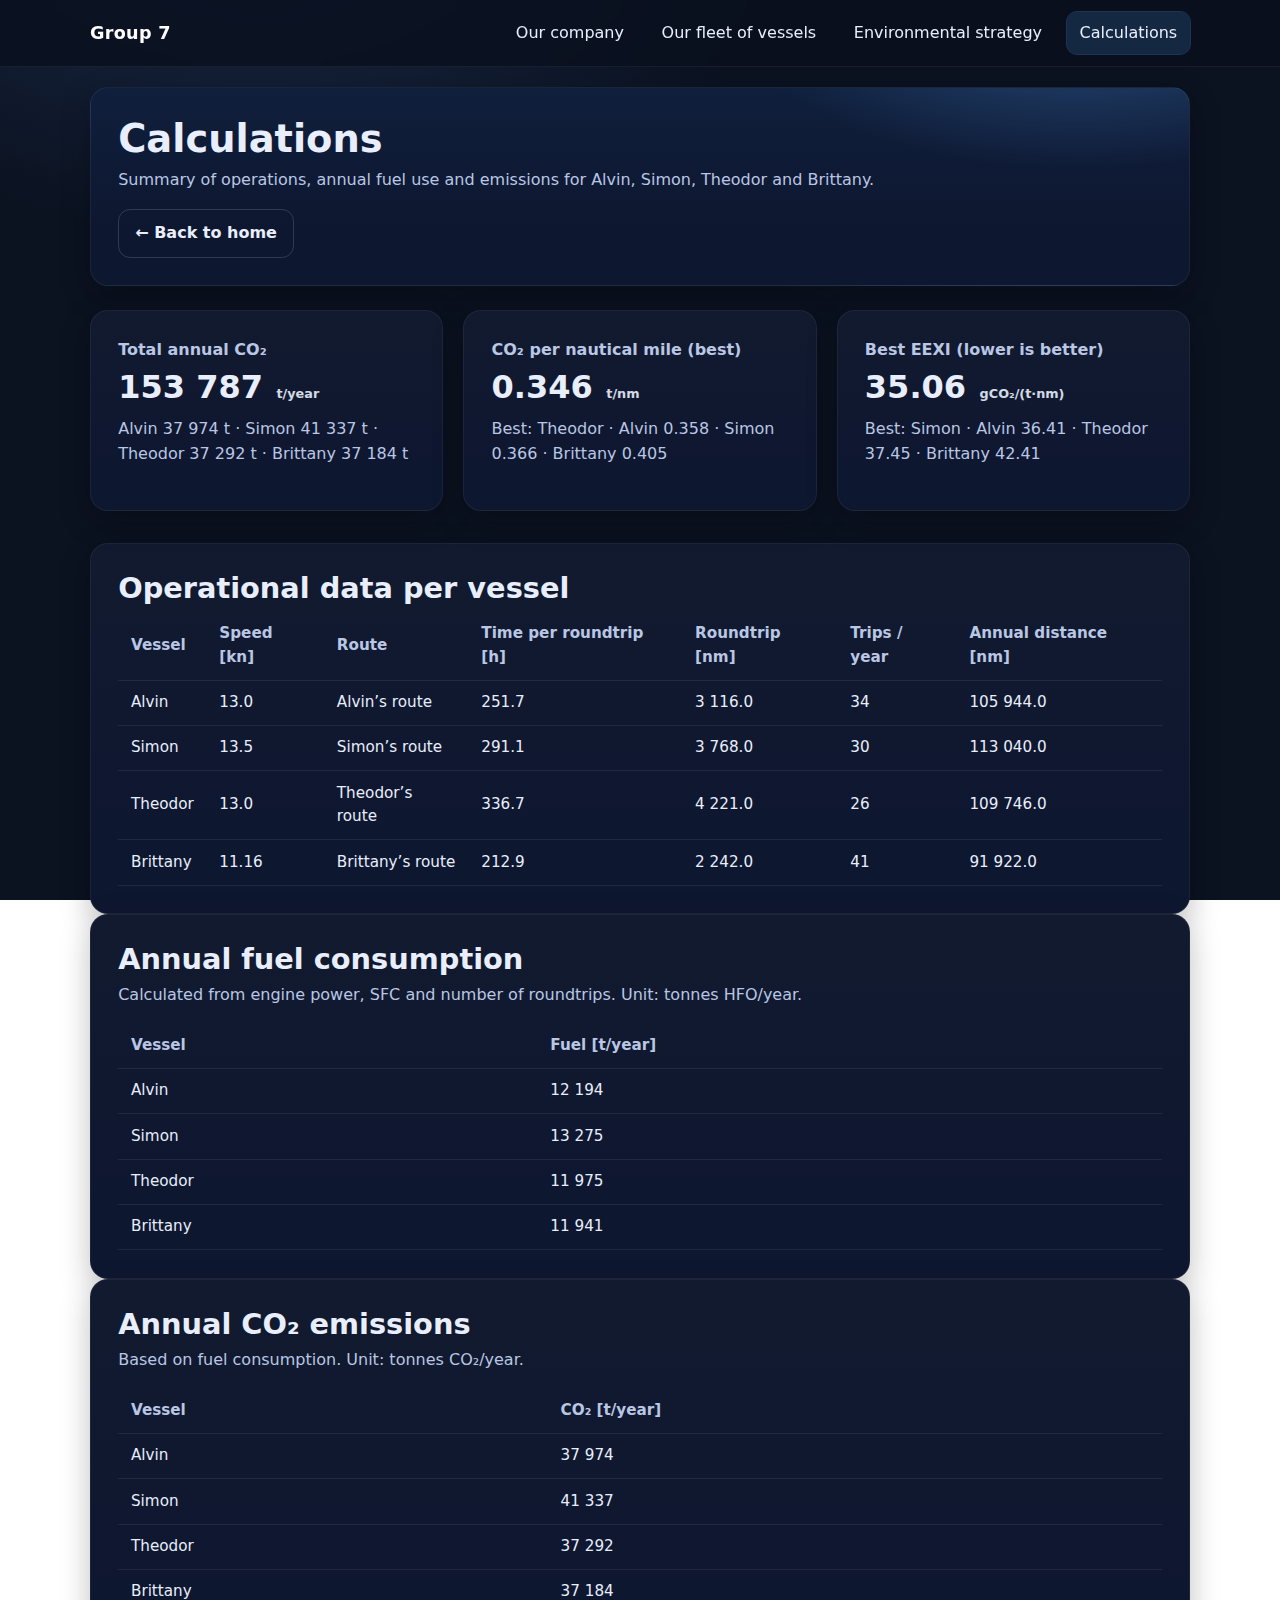
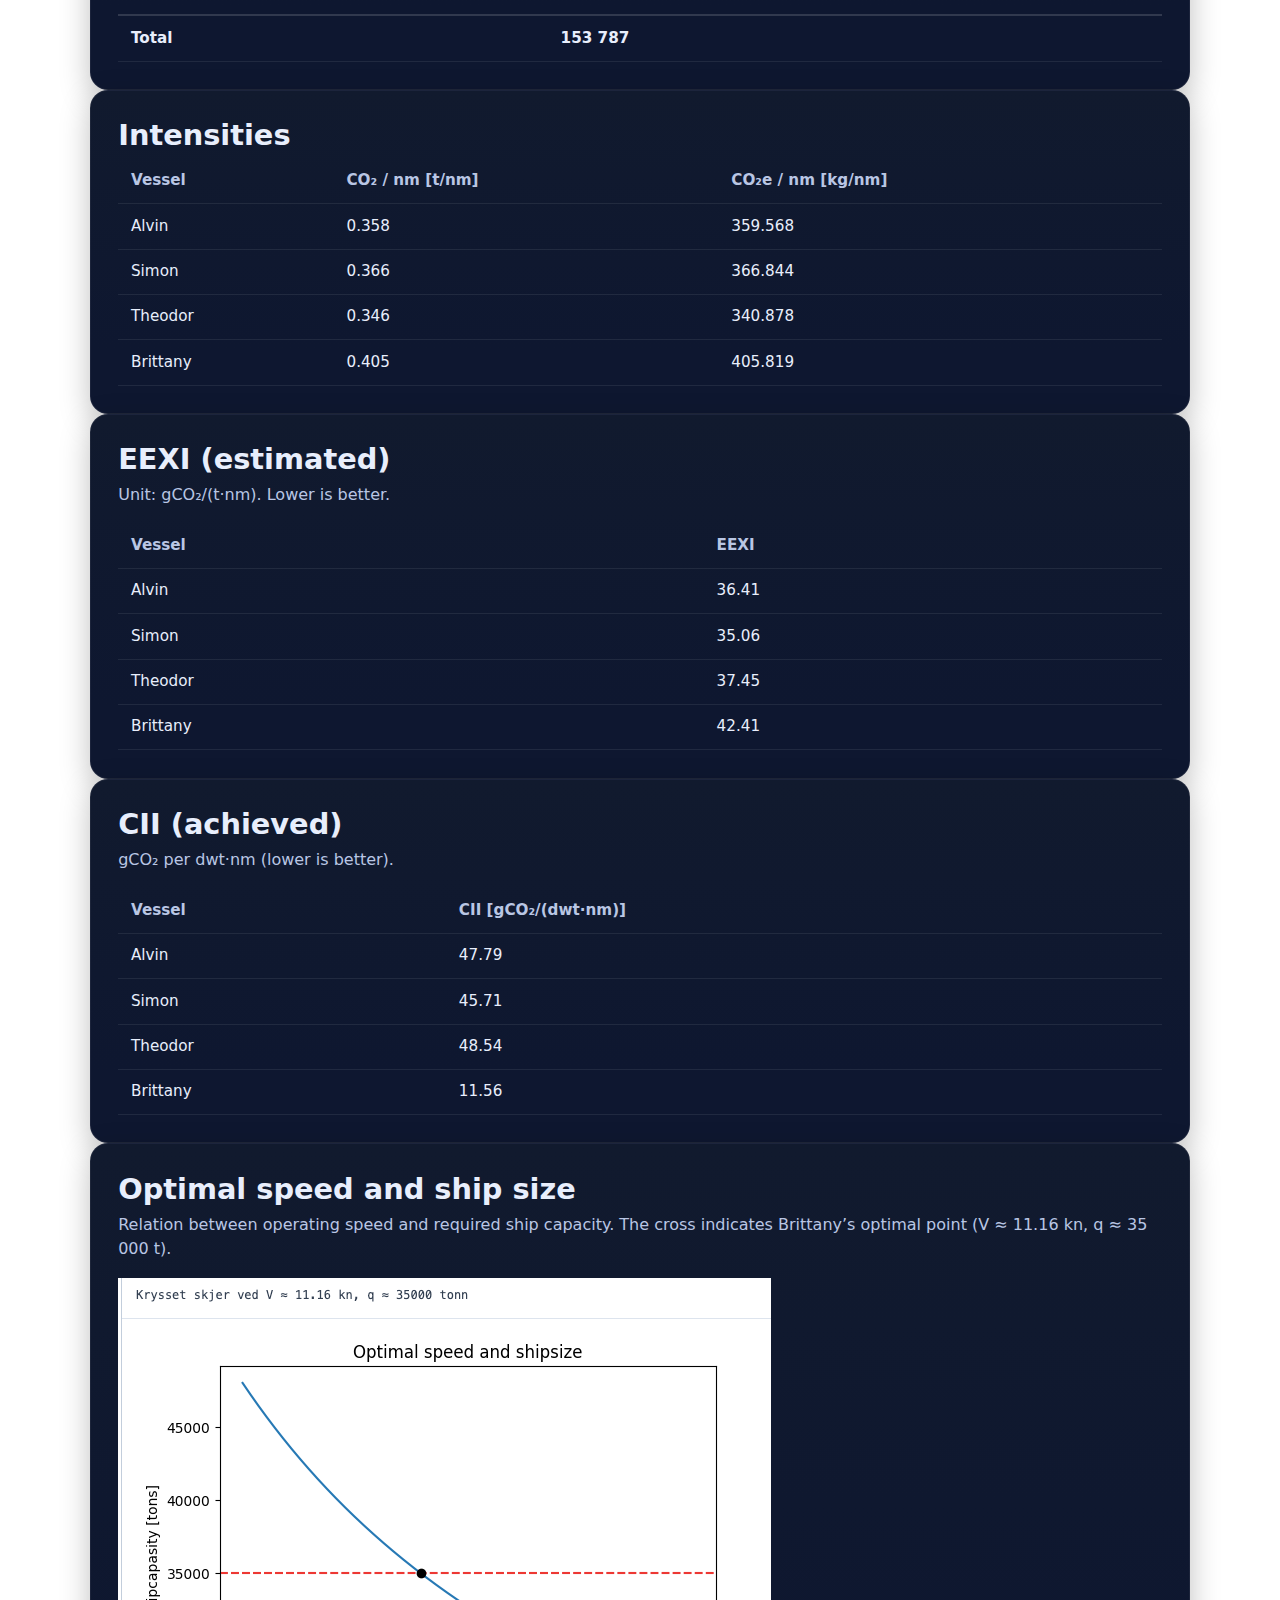
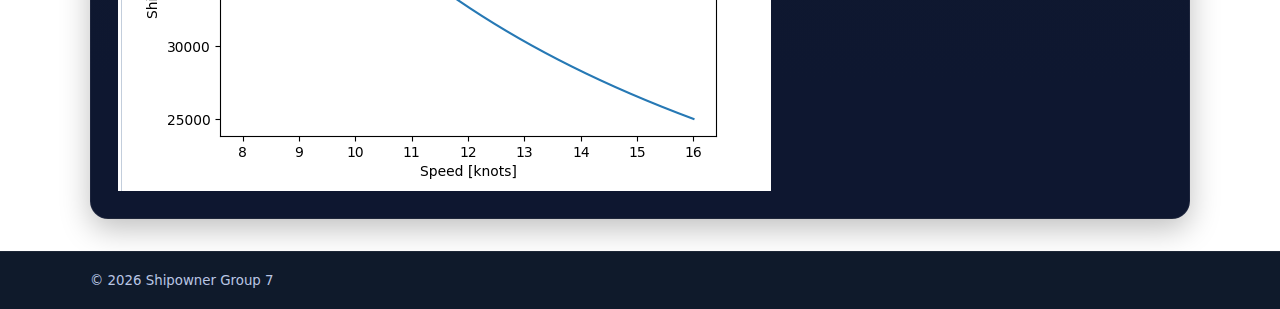
<file: Calculations.html>
<!doctype html>
<html lang="en">
<head>
  <meta charset="utf-8" />
  <meta name="viewport" content="width=device-width, initial-scale=1" />
  <title>Calculations · Group 7</title>
  <meta name="description" content="Key calculations and KPIs for the fleet" />
  <link rel="stylesheet" href="style.css" />
  <link rel="icon" href="data:," />
  <script defer src="script.js"></script>
</head>
<body>
  <a class="skip-link" href="#main">Skip to content</a>

  <header class="site-header">
    <div class="container header-inner">
      <a class="brand" href="index.html">Group 7</a>
      <button class="nav-toggle" aria-label="Open menu" aria-expanded="false">☰</button>
      <nav class="site-nav" aria-label="Main menu">
        <ul class="nav">
          <li><a href="index.html">Our company</a></li>
          <li><a href="FleetofVessels.html">Our fleet of vessels</a></li>
          <li><a href="EnvironmentalStrategy.html">Environmental strategy</a></li>
          <li><a href="Calculations.html" aria-current="page">Calculations</a></li>
        </ul>
      </nav>
    </div>
  </header>

  <main id="main" class="container">
    <!-- Hero -->
    <section class="hero card">
      <h1>Calculations</h1>
      <p>Summary of operations, annual fuel use and emissions for Alvin, Simon, Theodor and Brittany.</p>
      <a class="btn btn-ghost" href="index.html">← Back to home</a>
    </section>

    <!-- Key figures -->
    <section class="grid">
      <article class="card stat">
        <div class="label">Total annual CO₂</div>
        <div class="value">153 787 <span class="unit">t/year</span></div>
        <p class="muted">Alvin 37 974 t · Simon 41 337 t · Theodor 37 292 t · Brittany 37 184 t</p>
      </article>
      <article class="card stat">
        <div class="label">CO₂ per nautical mile (best)</div>
        <div class="value">0.346 <span class="unit">t/nm</span></div>
        <p class="muted">Best: Theodor · Alvin 0.358 · Simon 0.366 · Brittany 0.405</p>
      </article>
      <article class="card stat">
        <div class="label">Best EEXI (lower is better)</div>
        <div class="value">35.06 <span class="unit">gCO₂/(t·nm)</span></div>
        <p class="muted">Best: Simon · Alvin 36.41 · Theodor 37.45 · Brittany 42.41</p>
      </article>
    </section>

    <!-- Operations summary -->
    <section class="card">
      <h2>Operational data per vessel</h2>
      <div class="table-wrap">
        <table class="table">
          <thead>
            <tr>
              <th>Vessel</th>
              <th>Speed [kn]</th>
              <th>Route</th>
              <th>Time per roundtrip [h]</th>
              <th>Roundtrip [nm]</th>
              <th>Trips / year</th>
              <th>Annual distance [nm]</th>
            </tr>
          </thead>
          <tbody>
            <tr>
              <td>Alvin</td>
              <td>13.0</td>
              <td>Alvin’s route</td>
              <td>251.7</td>
              <td>3 116.0</td>
              <td>34</td>
              <td>105 944.0</td>
            </tr>
            <tr>
              <td>Simon</td>
              <td>13.5</td>
              <td>Simon’s route</td>
              <td>291.1</td>
              <td>3 768.0</td>
              <td>30</td>
              <td>113 040.0</td>
            </tr>
            <tr>
              <td>Theodor</td>
              <td>13.0</td>
              <td>Theodor’s route</td>
              <td>336.7</td>
              <td>4 221.0</td>
              <td>26</td>
              <td>109 746.0</td>
            </tr>
            <tr>
              <td>Brittany</td>
              <td>11.16</td>
              <td>Brittany’s route</td>
              <td>212.9</td>
              <td>2 242.0</td>
              <td>41</td>
              <td>91 922.0</td>
            </tr>
          </tbody>
        </table>
      </div>
    </section>

    <!-- Fuel -->
    <section class="card">
      <h2>Annual fuel consumption</h2>
      <p class="muted">Calculated from engine power, SFC and number of roundtrips. Unit: tonnes HFO/year.</p>
      <div class="table-wrap">
        <table class="table">
          <thead>
            <tr>
              <th>Vessel</th>
              <th>Fuel [t/year]</th>
            </tr>
          </thead>
          <tbody>
            <tr><td>Alvin</td><td>12 194</td></tr>
            <tr><td>Simon</td><td>13 275</td></tr>
            <tr><td>Theodor</td><td>11 975</td></tr>
            <tr><td>Brittany</td><td>11 941</td></tr>
          </tbody>
        </table>
      </div>
    </section>

    <!-- CO2 -->
    <section class="card">
      <h2>Annual CO₂ emissions</h2>
      <p class="muted">Based on fuel consumption. Unit: tonnes CO₂/year.</p>
      <div class="table-wrap">
        <table class="table">
          <thead>
            <tr>
              <th>Vessel</th>
              <th>CO₂ [t/year]</th>
            </tr>
          </thead>
          <tbody>
            <tr><td>Alvin</td><td>37 974</td></tr>
            <tr><td>Simon</td><td>41 337</td></tr>
            <tr><td>Theodor</td><td>37 292</td></tr>
            <tr><td>Brittany</td><td>37 184</td></tr>
            <tr class="total">
              <td><strong>Total</strong></td>
              <td><strong>153 787</strong></td>
            </tr>
          </tbody>
        </table>
      </div>
    </section>

    <!-- Intensities -->
    <section class="card">
      <h2>Intensities</h2>
      <div class="table-wrap">
        <table class="table">
          <thead>
            <tr>
              <th>Vessel</th>
              <th>CO₂ / nm [t/nm]</th>
              <th>CO₂e / nm [kg/nm]</th>
            </tr>
          </thead>
          <tbody>
            <tr><td>Alvin</td><td>0.358</td><td>359.568</td></tr>
            <tr><td>Simon</td><td>0.366</td><td>366.844</td></tr>
            <tr><td>Theodor</td><td>0.346</td><td>340.878</td></tr>
            <tr><td>Brittany</td><td>0.405</td><td>405.819</td></tr>
          </tbody>
        </table>
      </div>
    </section>

    <!-- EEXI -->
    <section class="card">
      <h2>EEXI (estimated)</h2>
      <p class="muted">Unit: gCO₂/(t·nm). Lower is better.</p>
      <div class="table-wrap">
        <table class="table">
          <thead>
            <tr>
              <th>Vessel</th>
              <th>EEXI</th>
            </tr>
          </thead>
          <tbody>
            <tr><td>Alvin</td><td>36.41</td></tr>
            <tr><td>Simon</td><td>35.06</td></tr>
            <tr><td>Theodor</td><td>37.45</td></tr>
            <tr><td>Brittany</td><td>42.41</td></tr>
          </tbody>
        </table>
      </div>
    </section>

    <!-- CII -->
    <section class="card">
      <h2>CII (achieved)</h2>
      <p class="muted">gCO₂ per dwt·nm (lower is better).</p>
      <div class="table-wrap">
        <table class="table">
          <thead>
            <tr>
              <th>Vessel</th>
              <th>CII [gCO₂/(dwt·nm)]</th>
            </tr>
          </thead>
          <tbody>
            <tr><td>Alvin</td><td>47.79</td></tr>
            <tr><td>Simon</td><td>45.71</td></tr>
            <tr><td>Theodor</td><td>48.54</td></tr>
            <tr><td>Brittany</td><td>11.56</td></tr>
          </tbody>
        </table>
      </div>
    </section>

    <!-- Optimal speed and ship size -->
    <section class="card">
      <h2>Optimal speed and ship size</h2>
      <p class="muted">Relation between operating speed and required ship capacity. 
         The cross indicates Brittany’s optimal point (V ≈ 11.16 kn, q ≈ 35 000 t).</p>
      <div class="image-wrap">
        <img src="assets/OptimalSpeedandSize.png" alt="Optimal speed and ship size graph">
      </div>
    </section>
  
  </main>

  <footer class="site-footer">
    <div class="container">
      <small>© <span id="year"></span> Shipowner Group 7</small>
    </div>
  </footer>
</body>
</html>
</file>
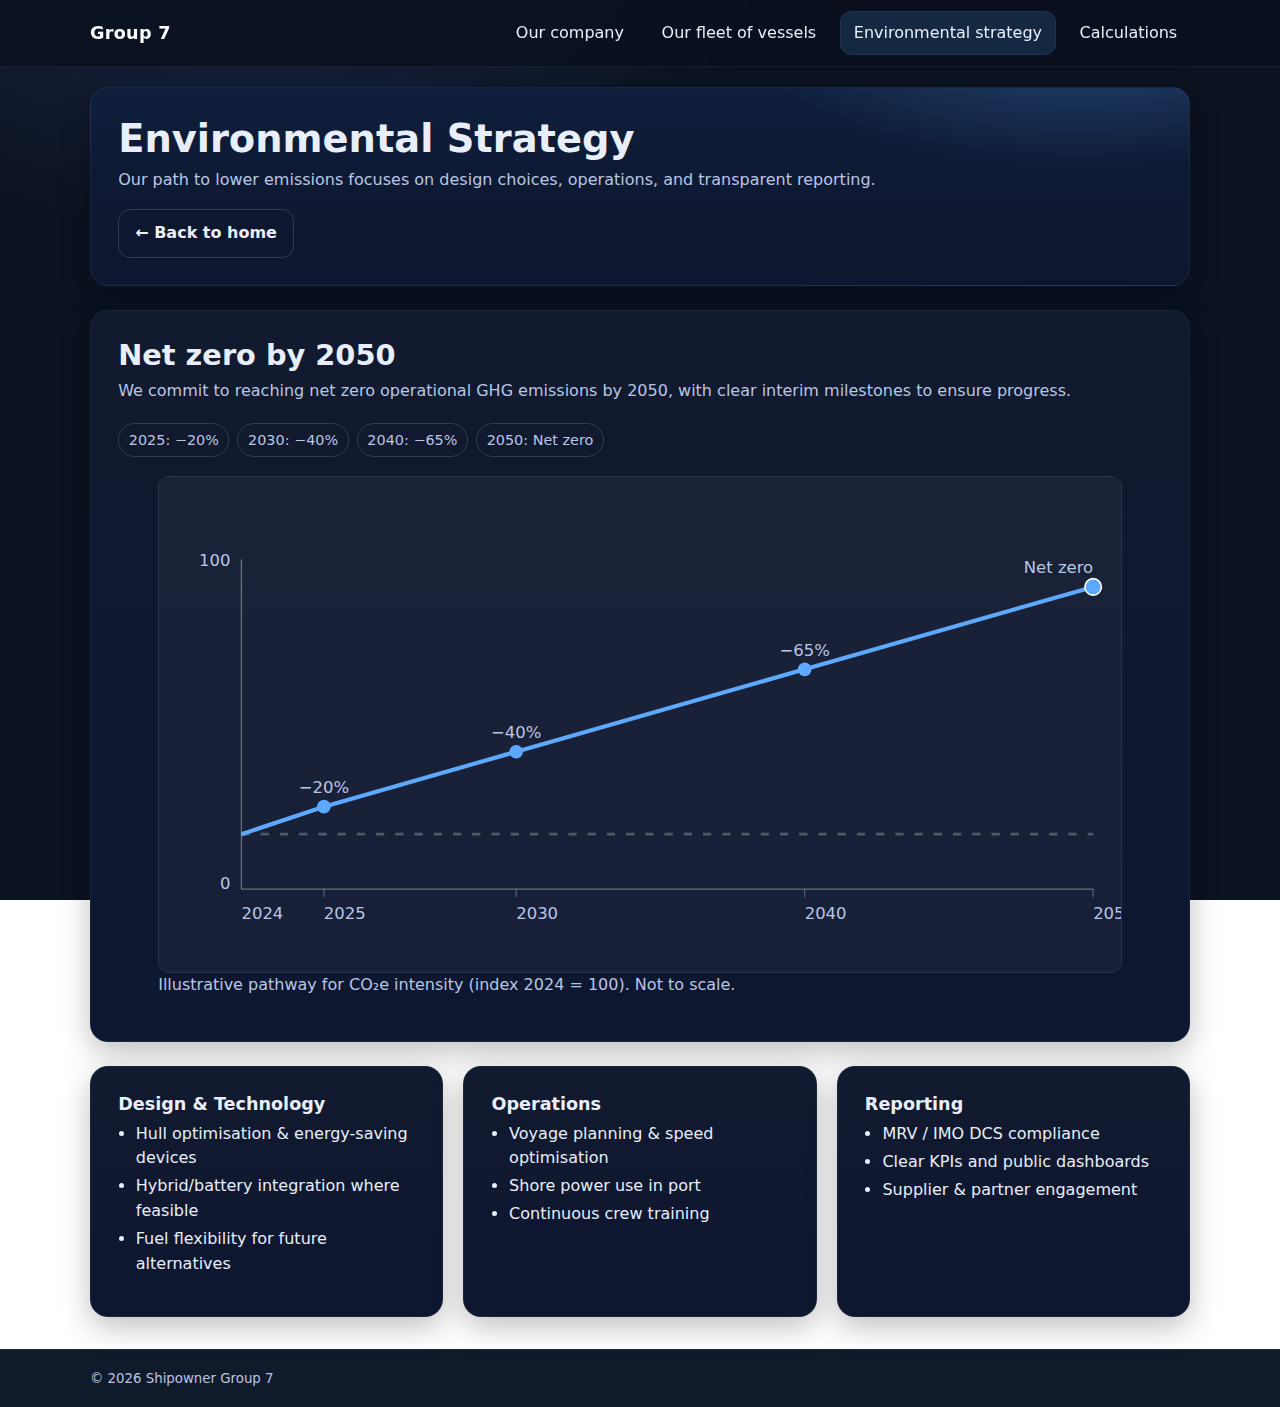
<file: EnvironmentalStrategy.html>
<!doctype html>
<html lang="en">
<head>
  <meta charset="utf-8" />
  <meta name="viewport" content="width=device-width, initial-scale=1" />
  <title>Environmental Strategy · Group 7</title>
  <meta name="description" content="Environmental strategy and commitments for Group 7" />
  <link rel="stylesheet" href="style.css" />
  <link rel="icon" href="data:," />
  <script defer src="script.js"></script>
</head>
<body>
  <a class="skip-link" href="#main">Skip to content</a>

  <header class="site-header">
    <div class="container header-inner">
      <a class="brand" href="index.html">Group 7</a>
      <button class="nav-toggle" aria-label="Open menu" aria-expanded="false">☰</button>
      <nav class="site-nav" aria-label="Main menu">
        <ul class="nav">
          <li><a href="index.html">Our company</a></li>
          <li><a href="FleetofVessels.html">Our fleet of vessels</a></li>
          <li><a href="EnvironmentalStrategy.html" aria-current="page">Environmental strategy</a></li>
          <li><a href="Calculations.html">Calculations</a></li>
        </ul>
      </nav>
    </div>
  </header>

  <main id="main" class="container">
    <!-- Intro -->
    <section id="EnvironmentalStrategy" class="hero card">
      <h1>Environmental Strategy</h1>
      <p>Our path to lower emissions focuses on design choices, operations, and transparent reporting.</p>
      <a class="btn btn-ghost" href="index.html">← Back to home</a>
    </section>

    <!-- Net zero banner + chart -->
    <section class="card nz">
      <h2>Net zero by 2050</h2>
      <p class="muted">
        We commit to reaching net zero operational GHG emissions by 2050, with clear interim milestones to ensure progress.
      </p>

      <ul class="tags">
        <li>2025: −20%</li>
        <li>2030: −40%</li>
        <li>2040: −65%</li>
        <li>2050: Net zero</li>
      </ul>

      <figure class="chart" role="img"
        aria-label="Illustrative pathway towards net zero by 2050. Index: 2024 = 100, declining to 0 by 2050 with milestones at −20% (2025), −40% (2030), −65% (2040).">
        <svg class="nz-svg" viewBox="0 0 700 360" preserveAspectRatio="xMidYMid meet">
          <!-- Axes -->
          <g class="axes">
            <line x1="60" y1="300" x2="680" y2="300" class="axis"/>
            <line x1="60" y1="60"  x2="60"  y2="300" class="axis"/>
            <g class="ticks">
              <line x1="120" y1="300" x2="120" y2="306" class="tick"/><text x="120" y="322">2025</text>
              <line x1="260" y1="300" x2="260" y2="306" class="tick"/><text x="260" y="322">2030</text>
              <line x1="470" y1="300" x2="470" y2="306" class="tick"/><text x="470" y="322">2040</text>
              <line x1="680" y1="300" x2="680" y2="306" class="tick"/><text x="680" y="322">2050</text>
              <text x="60" y="322" text-anchor="start">2024</text>
            </g>
            <text x="52" y="65"  text-anchor="end">100</text>
            <text x="52" y="300" text-anchor="end">0</text>
          </g>

          <!-- Illustrative baseline -->
          <polyline class="bau" points="60,260 680,260" />

          <!-- Net-zero pathway -->
          <polyline id="nz-path" class="line" points="60,260 120,240 260,200 470,140 680,80" />

          <!-- Milestones -->
          <g class="milestones">
            <circle cx="120" cy="240" r="5" class="dot"/><text x="120" y="230" text-anchor="middle">−20%</text>
            <circle cx="260" cy="200" r="5" class="dot"/><text x="260" y="190" text-anchor="middle">−40%</text>
            <circle cx="470" cy="140" r="5" class="dot"/><text x="470" y="130" text-anchor="middle">−65%</text>
            <circle cx="680" cy="80"  r="6" class="dot strong"/><text x="680" y="70"  text-anchor="end">Net zero</text>
          </g>
        </svg>
        <figcaption class="muted">Illustrative pathway for CO₂e intensity (index 2024 = 100). Not to scale.</figcaption>
      </figure>
    </section>

    <!-- Strategy bullets (kept) -->
    <section class="grid">
      <article class="card">
        <h3>Design & Technology</h3>
        <ul>
          <li>Hull optimisation & energy-saving devices</li>
          <li>Hybrid/battery integration where feasible</li>
          <li>Fuel flexibility for future alternatives</li>
        </ul>
      </article>
      <article class="card">
        <h3>Operations</h3>
        <ul>
          <li>Voyage planning & speed optimisation</li>
          <li>Shore power use in port</li>
          <li>Continuous crew training</li>
        </ul>
      </article>
      <article class="card">
        <h3>Reporting</h3>
        <ul>
          <li>MRV / IMO DCS compliance</li>
          <li>Clear KPIs and public dashboards</li>
          <li>Supplier & partner engagement</li>
        </ul>
      </article>
    </section>
  </main>

  <footer class="site-footer">
    <div class="container">
      <small>© <span id="year"></span> Shipowner Group 7</small>
    </div>
  </footer>

  <!-- Tiny inline animation so the chart works even without edits to script.js -->
  <script>
    const nzPath = document.getElementById("nz-path");
    if (nzPath) {
      const len = nzPath.getTotalLength();
      nzPath.style.strokeDasharray = String(len);
      nzPath.style.strokeDashoffset = String(len);
      nzPath.getBoundingClientRect(); // force layout
      nzPath.style.transition = "stroke-dashoffset 1200ms ease";
      nzPath.style.strokeDashoffset = "0";
    }
  </script>
</body>
</html>
</file>
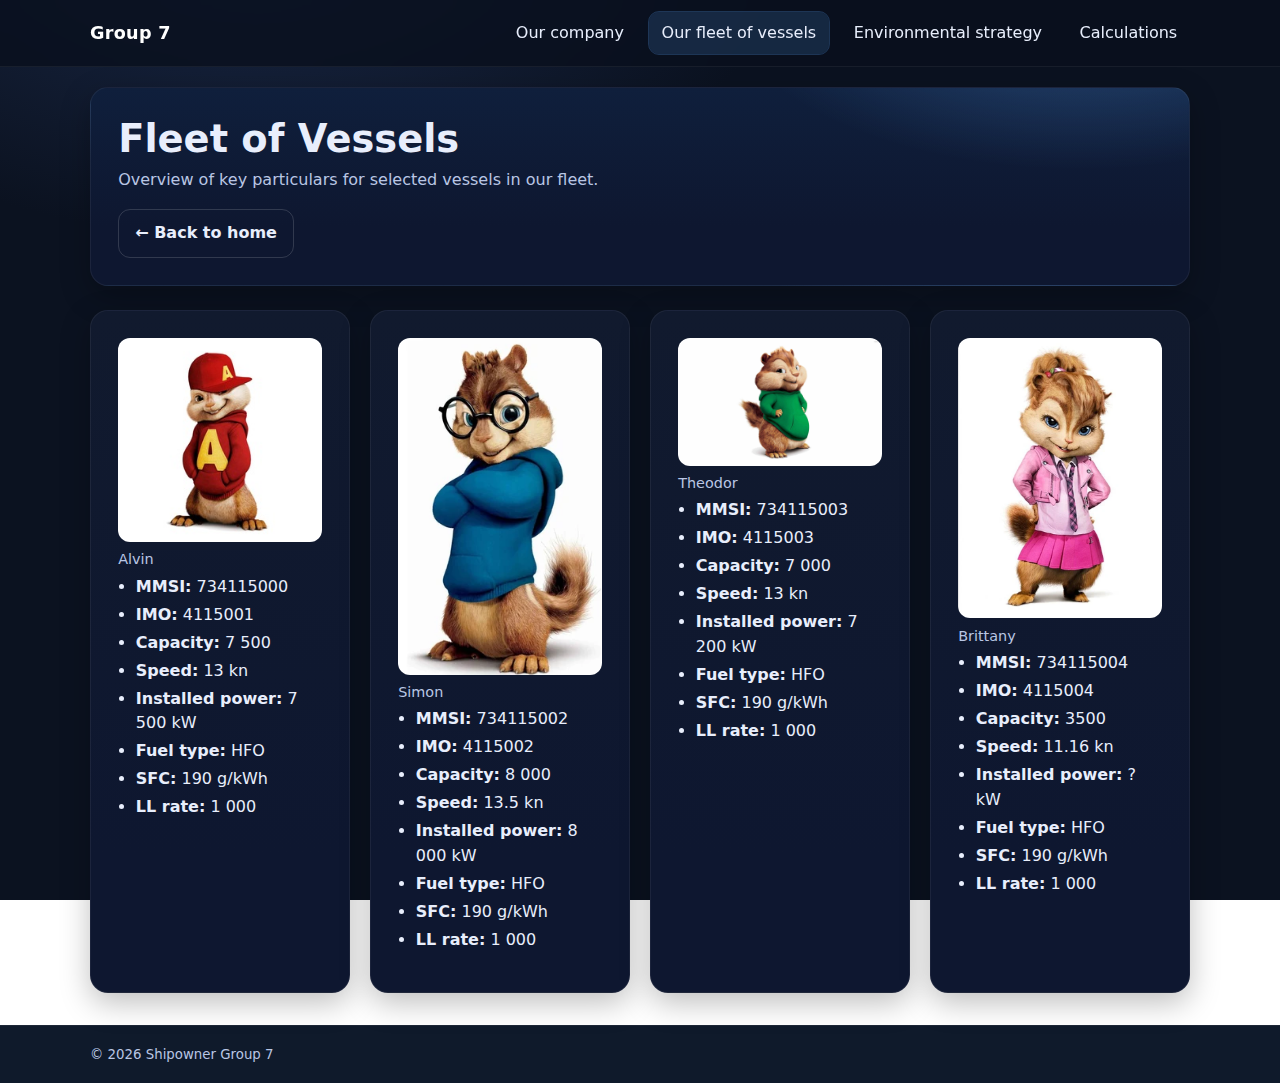
<file: FleetofVessels.html>
<!doctype html>
<html lang="en">
<head>
  <meta charset="utf-8" />
  <meta name="viewport" content="width=device-width, initial-scale=1" />
  <title>Fleet of Vessels · Group 7</title>
  <meta name="description" content="Overview of our fleet" />
  <link rel="stylesheet" href="style.css" />
  <link rel="icon" href="data:," />
  <script defer src="script.js"></script>
</head>
<body>
  <a class="skip-link" href="#main">Skip to content</a>

  <header class="site-header">
    <div class="container header-inner">
      <a class="brand" href="index.html">Group 7</a>
      <button class="nav-toggle" aria-label="Open menu" aria-expanded="false">☰</button>
      <nav class="site-nav" aria-label="Main menu">
        <ul class="nav">
          <li><a href="index.html">Our company</a></li>
          <li><a href="FleetofVessels.html" aria-current="page">Our fleet of vessels</a></li>
          <li><a href="EnvironmentalStrategy.html">Environmental strategy</a></li>
          <li><a href="Calculations.html">Calculations</a></li>
        </ul>
      </nav>
    </div>
  </header>

  <main id="main" class="container">
    <!-- Hero / intro -->
    <section id="FleetofVessels" class="hero card">
      <h1>Fleet of Vessels</h1>
      <p>Overview of key particulars for selected vessels in our fleet.</p>
      <a class="btn btn-ghost" href="index.html">← Back to home</a>
    </section>

    <!-- Fleet cards (rendered from JSON below) -->
    <section class="grid" id="fleet-grid"></section>

    <!-- Embedded fleet data (exactly the file you sent) -->
    <script type="application/json" id="fleet-data">
{
  "2": {
    "id": "2",
    "name": "TMR4115 Project",
    "description": "The fleet used for TMR4115 student assignment project in 2025",
    "created_date": "2025-08-07T11:32:58.242845",
    "vessels": [
      {
        "mmsi": "734115000",
        "imo": "4115001",
        "name": "Alvin",
        "capacity": 7500,
        "speed": 13,
        "power_installed": 7500,
        "fuel_type": "HFO",
        "sfc": 190,
        "llrate": 1000
      },
      {
        "mmsi": "734115002",
        "imo": "4115002",
        "name": "Simon",
        "capacity": 8000,
        "speed": 13.5,
        "power_installed": 8000,
        "fuel_type": "HFO",
        "sfc": 190,
        "llrate": 1000
      },
      {
        "mmsi": "734115003",
        "imo": "4115003",
        "name": "Theodor",
        "capacity": 7000,
        "speed": 13,
        "power_installed": 7200,
        "fuel_type": "HFO",
        "sfc": 190,
        "llrate": 1000
      },
      {
        "mmsi":"734115004",
        "imo":"4115004",
        "name":"Brittany",
        "capacity":"3500",
        "speed":"11.16",
        "power_installed":"?",
        "fuel_type":"HFO",
        "sfc":"190",
        "llrate":1000
      }
    ]
  }
}
    </script>

    <!-- Inline render script (keeps page portable without extra setup) -->
    <script>
      // Map images by vessel name (fallback to a placeholder if missing)
      const imgMap = {
        "Alvin": "assets/Alvin.jpg",
        "Simon": "assets/Simon.webp",
        "Theodor": "assets/Theodor.jpg",
        "Brittany" : "assets/Brittany.webp"
      };
      const fallbackImg = "https://picsum.photos/800/450?ship";

      // Format numbers with spaces as thousand separators
      const fmt = (n) => {
        if (typeof n !== "number") return n;
        return n.toString().replace(/\B(?=(\d{3})+(?!\d))/g, " ");
      };

      // Read embedded JSON
      const raw = document.getElementById("fleet-data").textContent.trim();
      let vessels = [];
      try {
        const data = JSON.parse(raw);
        vessels = (data["2"] && data["2"].vessels) ? data["2"].vessels : (data.vessels || []);
      } catch (e) {
        console.error("Invalid fleet JSON:", e);
      }

      // Render cards
      const grid = document.getElementById("fleet-grid");
      grid.innerHTML = vessels.map(v => {
        const imgSrc = imgMap[v.name] || fallbackImg;
        return `
        <article class="card">
          <figure class="media">
            <img src="${imgSrc}" alt="Photo of ${v.name}" loading="lazy" width="800" height="450">
            <figcaption>${v.name}</figcaption>
          </figure>
          <ul>
            <li><strong>MMSI:</strong> ${v.mmsi}</li>
            <li><strong>IMO:</strong> ${v.imo}</li>
            <li><strong>Capacity:</strong> ${fmt(v.capacity)}</li>
            <li><strong>Speed:</strong> ${v.speed} kn</li>
            <li><strong>Installed power:</strong> ${fmt(v.power_installed)} kW</li>
            <li><strong>Fuel type:</strong> ${v.fuel_type}</li>
            <li><strong>SFC:</strong> ${fmt(v.sfc)} g/kWh</li>
            <li><strong>LL rate:</strong> ${fmt(v.llrate)}</li>
          </ul>
        </article>`;
      }).join("");
    </script>
  </main>

  <footer class="site-footer">
    <div class="container">
      <small>© <span id="year"></span> Shipowner Group 7</small>
    </div>
  </footer>
</body>
</html>
</file>
<file: style.css>
/* --- Base / tokens --- */
:root{
  --bg: #0b1220;
  --bg-soft: #0f1a2b;
  --card: #111a2e;
  --text: #e8eefc;
  --muted: #b9c6e4;
  --brand: #5da9ff;
  --brand-strong: #2f84f7;
  --ring: rgba(93,169,255,0.4);
  --maxw: 1100px;
  --radius: 18px;
  --shadow: 0 10px 30px rgba(0,0,0,0.25);
}

*{ box-sizing: border-box; }
html,body{ height:100%; }
body{
  margin:0;
  font: 16px/1.55 system-ui, -apple-system, Segoe UI, Roboto, Arial, sans-serif;
  color: var(--text);
  background: radial-gradient(1000px 600px at 20% -10%, #1b2a4a 0%, var(--bg) 55%) fixed;
}

/* Utilities */
.container{ width: min(100% - 2rem, var(--maxw)); margin-inline:auto; }
.card{
  background: linear-gradient(180deg, var(--card), #0e1730 80%);
  border: 1px solid rgba(255,255,255,0.06);
  border-radius: var(--radius);
  box-shadow: var(--shadow);
  padding: clamp(1rem, 1.5vw + 0.5rem, 2rem);
}
.grid{
  display:grid;
  gap: 1.25rem;
  grid-template-columns: repeat(auto-fit, minmax(260px,1fr));
  margin: 1.5rem 0 2rem;
}

h1,h2,h3{ margin:0 0 .4rem; line-height:1.2; }
h1{ font-size: clamp(1.6rem, 2.5vw + 1rem, 2.4rem); }
h2{ font-size: clamp(1.3rem, 1.8vw + .7rem, 1.8rem); }
h3{ font-size: 1.1rem; }
p{ color: var(--muted); margin: .25rem 0 1rem; }

/* Links & buttons */
a{ color: var(--brand); text-decoration: none; }
a:hover{ color: var(--brand-strong); }
.link{ font-weight: 600; }
.btn{
  display:inline-block;
  background: var(--brand);
  color: #071120;
  padding: .7rem 1rem;
  border-radius: 12px;
  border: 0;
  font-weight: 700;
  box-shadow: 0 8px 20px rgba(47,132,247,.35);
}
.btn:hover{ background: var(--brand-strong); }
.btn-ghost{
  background: transparent;
  color: var(--text);
  border: 1px solid rgba(255,255,255,0.15);
  box-shadow: none;
}

/* Skip link (accessibility) */
.skip-link{
  position: absolute;
  left: -999px;
  top: 0;
  background: #fff;
  color: #000;
  padding: .5rem .75rem;
  border-radius: 8px;
}
.skip-link:focus{ left: .5rem; top: .5rem; }

/* Header / nav */
.site-header{
  position: sticky; top:0; z-index: 50;
  background: rgba(9,15,29,0.8);
  backdrop-filter: blur(10px);
  border-bottom: 1px solid rgba(255,255,255,0.06);
}
.header-inner{
  display:flex; align-items:center; gap:1rem; padding:.75rem 0;
}
.brand{
  font-weight: 800; letter-spacing:.3px;
  color:#fff; font-size:1.1rem;
}
.site-nav{ margin-left:auto; }
.nav{ list-style:none; display:flex; gap:.75rem; padding:0; margin:0; }
.nav a{
  display:block; padding:.55rem .8rem; border-radius:10px;
  color: var(--text);
}
.nav a[aria-current="page"]{
  background: rgba(93,169,255,.16);
  outline: 1px solid rgba(93,169,255,.25);
}
.nav a:focus-visible, .btn:focus-visible{
  outline: 3px solid var(--ring); outline-offset: 2px;
}

/* Mobile nav toggle */
.nav-toggle{
  display:none;
  margin-left:auto;
  font-size:1.2rem;
  padding:.4rem .6rem;
  border-radius:10px;
  border:1px solid rgba(255,255,255,0.15);
  background: transparent; color: var(--text);
}
@media (max-width: 760px){
  .nav-toggle{ display:block; }
  .site-nav{ display:none; }
  .site-nav.open{ display:block; }
  .nav{ flex-direction:column; padding:.5rem 0; }
}

/* Hero */
.hero{
  margin: 1.25rem 0 1.5rem;
  background:
    radial-gradient(600px 300px at 90% -50%, rgba(93,169,255,.35), transparent 60%),
    linear-gradient(180deg, #0f1f3c 0%, #0e1730 70%);
}
.hero .actions{ display:flex; gap:.6rem; flex-wrap:wrap; margin-top:.5rem; }

/* CTA */
.cta{ text-align:center; }

/* Footer */
.site-footer{
  border-top:1px solid rgba(255,255,255,0.06);
  margin-top:2rem;
  background: var(--bg-soft);
}
.site-footer .container{ padding:1rem 0; color: var(--muted); }

/* Chips/“tags” */
.tags{ list-style:none; display:flex; gap:.5rem; flex-wrap:wrap; padding:0; margin:.25rem 0 1rem; }
.tags li{
  border:1px solid rgba(255,255,255,0.15);
  border-radius:999px;
  padding:.3rem .6rem;
  color: var(--muted);
  font-size:.9rem;
}

/* Media */
.media{ margin:0; }
.media img{ display:block; width:100%; height:auto; border-radius:12px; }
.media figcaption{ margin-top:.4rem; color:var(--muted); font-size:.9rem; }

/* Tables */
.table-wrap { overflow-x: auto; }
.table{
  width:100%;
  border-collapse: collapse;
  font-size: .95rem;
}
.table th, .table td{
  padding: .65rem .8rem;
  border-bottom: 1px solid rgba(255,255,255,0.08);
}
.table th{
  text-align:left;
  color: var(--muted);
  font-weight:600;
}
.table tbody tr:hover{ background: rgba(255,255,255,0.03); }
.table .total td{ border-top: 2px solid rgba(255,255,255,0.15); }

/* Stats cards */
.stat .label{ color: var(--muted); font-weight:600; }
.stat .value{ font-size: clamp(1.3rem, 1.8vw + .8rem, 2rem); font-weight: 800; }
.stat .unit{ font-size:.8rem; font-weight:700; opacity:.9; margin-left:.15rem; }
.muted{ color: var(--muted); }


/* Net-zero chart */
.chart { margin-top: .6rem; }
.nz-svg{ width:100%; height:auto; display:block;
  background: rgba(255,255,255,0.04);
  border: 1px solid rgba(255,255,255,0.08);
  border-radius: 12px;
}
.axis{ stroke: rgba(255,255,255,0.35); stroke-width:1; }
.tick{ stroke: rgba(255,255,255,0.25); }
.nz-svg text{ font-size: 12px; fill: var(--muted); }
.line{ fill:none; stroke: var(--brand); stroke-width:3; }
.bau{ fill:none; stroke: rgba(255,255,255,0.25); stroke-width:2; stroke-dasharray: 6 8; }
.dot{ fill: var(--brand); }
.dot.strong{ stroke:#fff; stroke-width:1.2; }
.nz .tags{ list-style:none; display:flex; gap:.5rem; flex-wrap:wrap; padding:0; margin:.25rem 0 1rem; }
.nz .tags li{
  border:1px solid rgba(255,255,255,0.15);
  border-radius:999px; padding:.3rem .6rem; color:var(--muted); font-size:.9rem;
}

/* Generic responsive images (uansett kontekst) */
img { max-width: 100%; height: auto; display: block; }

/* (Valgfritt) litt bedre spacing for lister inne i card */
.card ul { margin: .25rem 0 0.75rem; padding-left: 1.1rem; }
.card li { margin: .2rem 0; }
</file>
